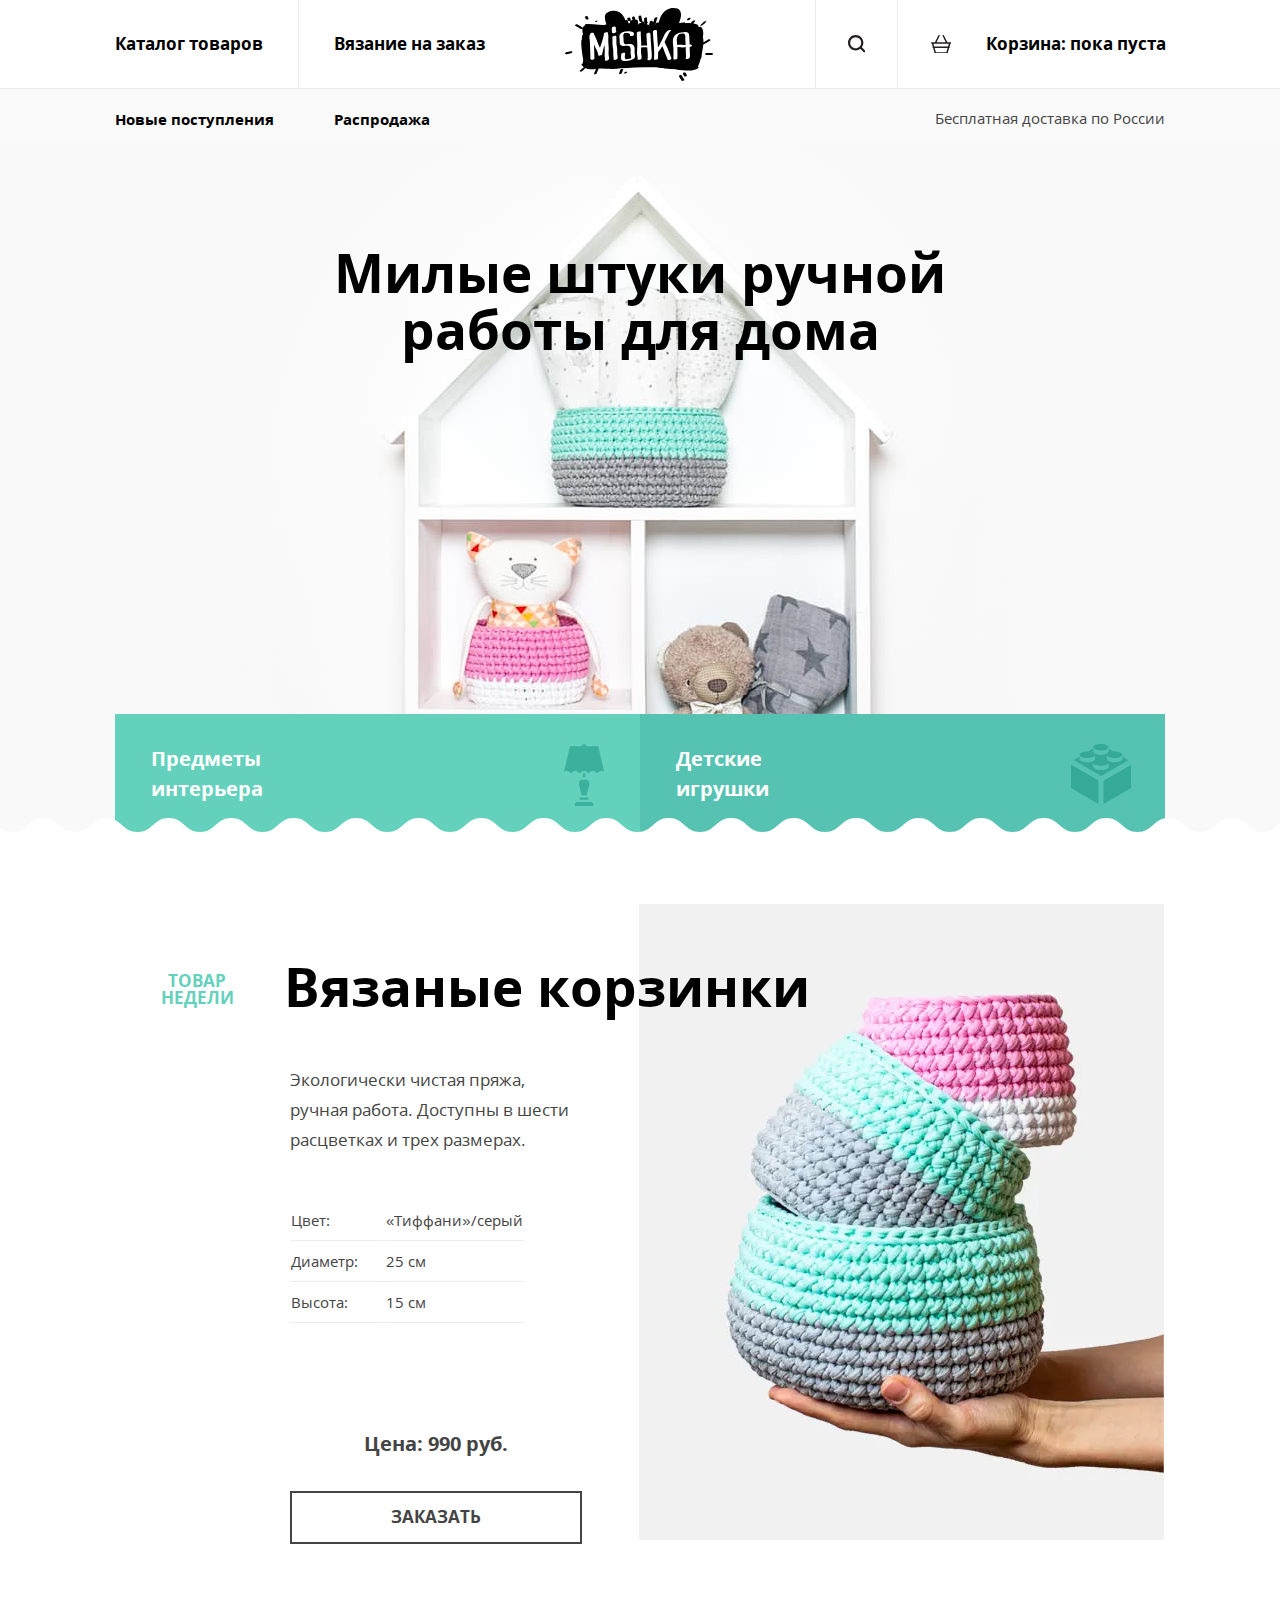
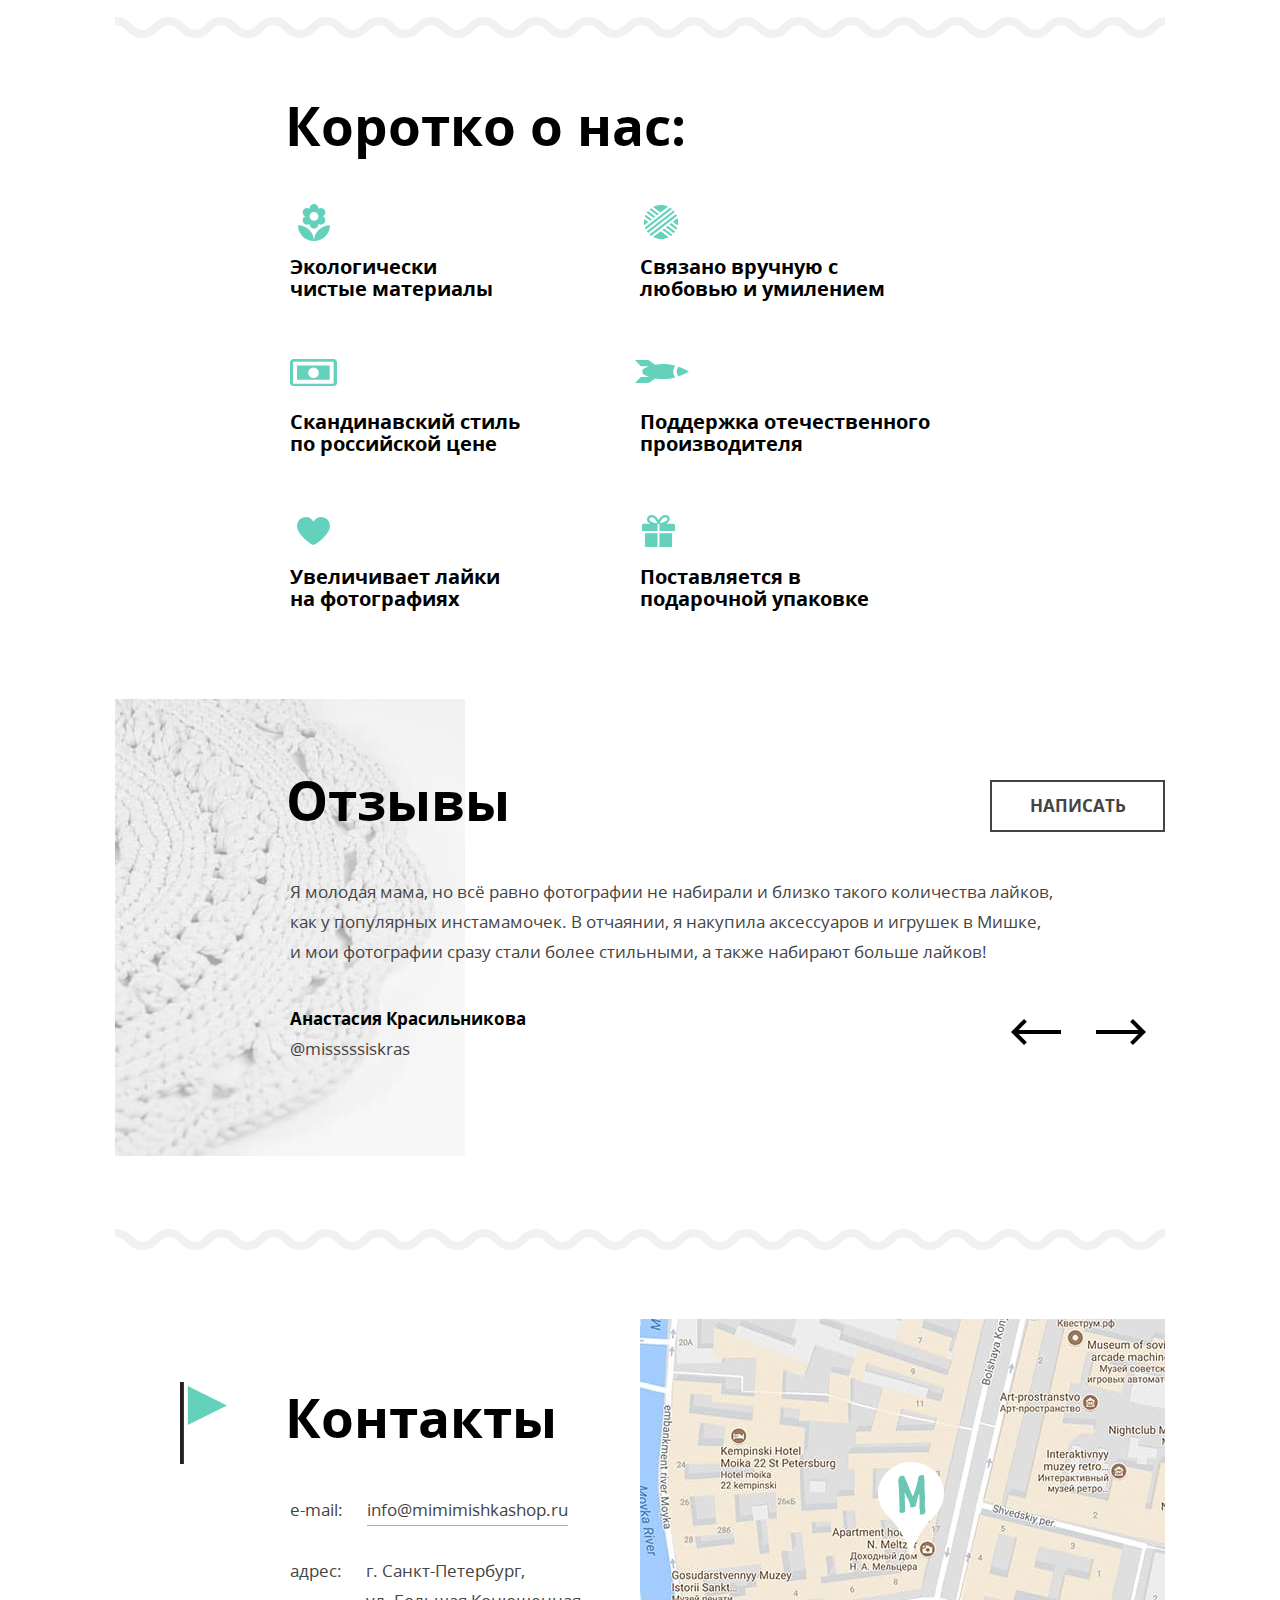
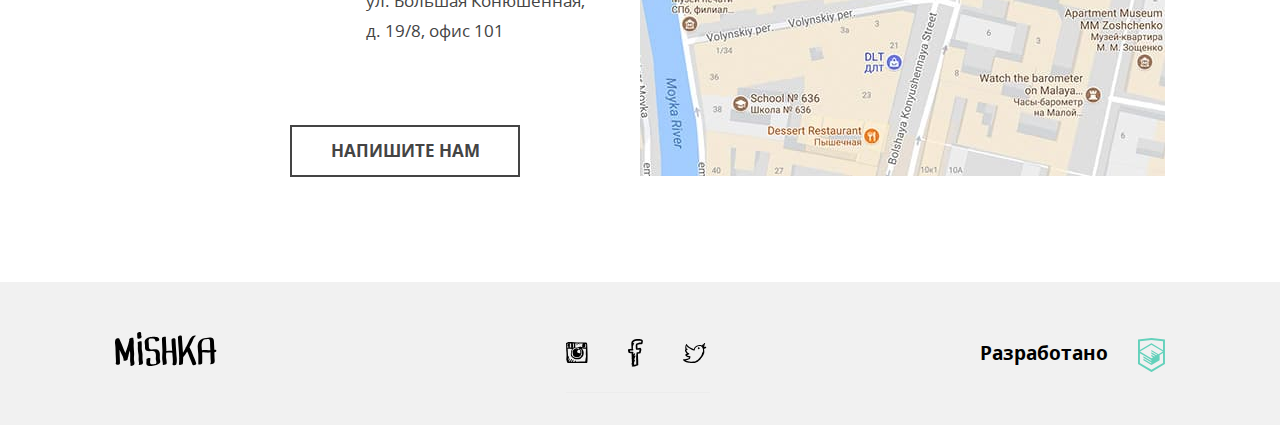
<file: index.html>
<!DOCTYPE html>
<html lang="ru">
<head>
  <meta charset="utf-8">
  <meta name="viewport" content="width=device-width,initial-scale=1">
  <title>HTML Academy: Мишка</title>
  <link rel="preload" href="fonts/opensans.woff2" as="font">
  <link rel="preload" href="fonts/opensansbold.woff2" as="font">
  <link rel="stylesheet" href="css/style.min.css">

  <script>
    // Picture element HTML5 shiv
    document.createElement( "picture" );
  </script>
  <script src="js/picturefill.min.js" async></script>

</head>

<body>
  <!-- ШАПКА  -->
  <header class="page-header">
    <!-- Навигация  -->
    <nav class="page-header__nav main-nav">
      <!-- Логотип  -->
      <div class="main-nav__logo-wrapper">
        <a class="main-nav__logo">
            <picture>
              <source srcset="img/logo-desktop.svg" media="(min-width: 1150px)">
              <source srcset="img/logo-tablet.svg" media="(min-width: 768px)">
              <img class="main-nav__logo-image" src="img/logo-mobile.svg" alt="Логотип магазина Мишка">
            </picture>
        </a>
      </div>
      <!-- Кнопка скрывающегося меню  -->
      <!-- .main-nav__toggle--close - меню открыто - принажатии скрывается  -->
      <!-- .main-nav__toggle--open - меню закрыто - принажатии открывается  -->
      <!-- .main-nav__toggle--hidden - кнопка спрятана  -->
      <button class="main-nav__toggle main-nav__toggle--close main-nav__toggle--hidden">
        <span class="visually-hidden">меню</span>
      </button>
      <!-- Навигация по сайту  -->
      <ul class="main-nav__site-nav site-nav">
        <li class="site-nav__item">
          <a class="site-nav__link" href="catalog.html">Каталог товаров</a>
        </li>
        <li class="site-nav__item">
          <a class="site-nav__link" href="form.html">Вязание на заказ</a>
        </li>
      </ul>
      <!-- Поиск  -->
      <div class="main-nav__search-wrapper">
        <a class="main-nav__search" href="">
          <svg class="main-nav__search-icon-svg" width="17.6" height="17.6" aria-label="Иконка поиска">
            <use href="img/sprite.svg#icon-search" />
          </svg>
          <span class="main-nav__search-text">Поиск по сайту</span>
        </a>
      </div>
      <!-- Корзина  -->
      <div class="main-nav__cart-wrapper">
        <a class="main-nav__cart" href="">
            <svg class="main-nav__cart-icon-svg" width="20.294px" height="18.849px" aria-label="Иконка корзины">
              <use href="img/sprite.svg#icon-cart" />
            </svg>
            <span class="main-nav__cart-text">Корзина: пока пуста</span>
        </a>
      </div>

      <!-- Акции и скидки -->
      <ul class="main-nav__promotions-menu">
        <li class="main-nav__promotions-item">
          <a class="main-nav__promotions-link" href="">Новые поступления</a>
        </li>
        <li class="main-nav__promotions-item">
          <a class="main-nav__promotions-link" href="">Распродажа</a>
        </li>
      </ul>
      <!-- Бонус -->
      <p class="main-nav__bonus-text">Бесплатная доставка по России</p>
    </nav>
  </header>

  <!-- ГЛАВНАЯ  -->
  <main class="page-main">
    <h1 class="visually-hidden">Магазин товаров ручной работы Мишка</h1>

    <!-- ГРУППЫ ТОВАРОВ  -->
    <section class="catalog-groups">
      <h2 class="visually-hidden">Группы товаров</h2>
      <!-- Промо текст -->
      <p class="catalog-groups__promo-text">
        Милые штуки ручной <span class="nowrap">работы для дома</span>
      </p>
      <!-- Список групп товаров -->
      <ul class="catalog-groups__list">
        <li class="catalog-groups__item">
          <a class="catalog-groups__item-link catalog-groups__item-link--light catalog-groups__item-link--interior" href="">
            <p class="catalog-groups__item-text">Предметы интерьера</p>
          </a>
        </li>
        <li class="catalog-groups__item">
          <a class="catalog-groups__item-link catalog-groups__item-link--dark catalog-groups__item-link--toys" href="">
            <p class="catalog-groups__item-text">Детские игрушки</p>
          </a>
        </li>
      </ul>
    </section>

    <!-- ТОВАР НЕДЕЛИ  -->
    <section class="week-product">
      <h2 class="visually-hidden">Товар недели</h2>

      <div class="week-product__inner container">
        <!-- Название товара недели -->
        <div class="week-product__title-wrapper">
          <h3 class="week-product__title">Вязаные корзинки</h3>
          <p class="week-product__subtitle">Товар недели</p>
        </div>

        <div class="week-product__params-wrapper">
          <!-- Текст описания товара недели -->
          <p class="week-product__description">
            Экологически чистая пряжа, ручная работа. Доступны в шести
            расцветках и трех размерах.
          </p>
          <!-- Таблица параметров товара недели -->
          <table class="week-product__params">
            <tr>
              <th>Цвет:</th>
              <td>«Тиффани»/серый</td>
            </tr>
            <tr>
              <th>Диаметр:</th>
              <td>25 см</td>
            </tr>
            <tr>
              <th>Высота:</th>
              <td>15 см</td>
            </tr>
          </table>
        </div>

        <!-- Картинка товара недели -->
        <div class="week-product__image-wrapper">
          <picture>
            <source type="image/webp" media="(min-width: 1150px)" srcset="img/triple-set-desktop@1x.webp 1x, img/triple-set-desktop@2x.webp 2x">
            <source type="image/webp" media="(min-width: 768px)" srcset="img/triple-set-tablet@1x.webp 1x, img/triple-set-tablet@2x.webp 2x">
            <source type="image/webp" srcset="img/triple-set-mobile@1x.webp 1x, img/triple-set-mobile@2x.webp 2x">

            <source srcset="img/triple-set-desktop@1x.jpg 1x, img/triple-set-desktop@2x.jpg 2x" media="(min-width: 1150px)">
            <source srcset="img/triple-set-tablet@1x.jpg 1x, img/triple-set-tablet@2x.jpg 2x" media="(min-width: 768px)">
            <img class="week-product__image" src="img/triple-set-mobile@1x.jpg" srcset="img/triple-set-mobile@2x.jpg 2x" alt="Товар недели: вязанные корзинки" width="260" height="315">
          </picture>
        </div>


        <!-- Цена / кнопка заказа товара недели -->
        <div class="week-product__price-wrapper">
          <p class="week-product__price">
            Цена: 990 руб.
          </p>
          <a class="week-product__order-button standart-button">Заказать</a>
        </div>
      </div>
    </section>

    <!-- ПРЕИМУЩЕСТВА  -->
    <section class="features">
      <h2 class="visually-hidden">Наши преимущества</h2>

      <div class="features__inner container">
        <p class="features__title">Коротко о нас:</p>
        <ul class="features__list">
          <li class="features__item features__item--flower" >
            Экологически <span class="nowrap">чистые материалы</span>
          </li>
          <li class="features__item features__item--money">
            Скандинавский стиль <span class="nowrap">по российской</span> цене
          </li>
          <li class="features__item features__item--heart">
            Увеличивает лайки <span class="nowrap">на фотографиях</span>
          </li>
          <li class="features__item features__item--ball">
            Связано вручную с <span class="nowrap">любовью и умилением</span>
          </li>
          <li class="features__item features__item--rocket">
            Поддержка отечественного производителя
          </li>
          <li class="features__item features__item--gift">
            Поставляется в <span class="nowrap">подарочной упаковке</span>
          </li>
        </ul>
      </div>
    </section>

    <!-- ОТЗЫВЫ  -->
    <section class="reviews">
      <div class="reviews__inner container">
        <h2 class="reviews__title">Отзывы</h2>

        <blockquote class="reviews__item">
          <p class="reviews__text">
            Я молодая мама, но всё равно фотографии не набирали и близко такого
            количества лайков, как у популярных инстамамочек. В отчаянии, я накупила
            аксессуаров и игрушек в Мишке, <span class="nowr"> и мои </span> фотографии сразу стали более
            стильными, а также набирают больше лайков!
          </p>
          <div class="reviews__item-bottom-wrapper">
            <cite class="reviews__author">
              <span class="reviews__author-name">Анастасия Красильникова</span>
              <span class="reviews__author-nickname">@misssssiskras</span>
            </cite>

            <div class="reviews__nav">
              <button class="reviews__button reviews__button--prev">
                <svg class="reviews__left-arrow-svg" width="50px" height="26.003px" aria-label="Стрелка влево">
                  <use href="img/sprite.svg#icon-left-arrow" />
                </svg>
              </button>
              <button class="reviews__button reviews__button--next">
                <svg class="reviews__right-arrow-svg" width="50px" height="26.003px" aria-label="Стрелка вправо">
                  <use href="img/sprite.svg#icon-right-arrow" />
                </svg>
              </button>
            </div>
          </div>
        </blockquote>
        <a class="reviews__write-button standart-button" href="">Написать</a>
      </div> <!-- / .container  -->
    </section>

    <!-- КОНТАКТЫ  -->
    <section class="contacts">
      <div class="contacts__inner container">
        <h2 class="contacts__title">Контакты</h2>
        <div class="contacts__middle-wrapper">
          <!-- Email  -->
          <div class="contacts__email-wrapper">
            <span class="contacts__email-label">e-mail:</span>
            <a class="contacts__email" href="mailto:info@mimimishkashop.ru">info@mimimishkashop.ru</a>
          </div>
          <!-- Адрес  -->
          <div class="contacts__address-wrapper">
            <span class="contacts__address-label">адрес:</span>
            <p class="contacts__address">
              г. Санкт-Петербург, <br>
              ул. Большая Конюшенная, <br>
              д. 19/8, офис 101
            </p>
          </div>
        </div>
      </div> <!-- / .container -->
      <!-- Карта -->
      <div class="contacts__map map">
        <iframe  class="contacts__map-iframe" src="https://www.google.com/maps/embed?pb=!1m23!1m12!1m3!1d3997.198215284125!2d30.318705929036398!3d59.93879412750483!2m3!1f0!2f0!3f0!3m2!1i1024!2i768!4f13.1!4m8!3e0!4m0!4m5!1s0x4696310fca5ba729%3A0xea9c53d4493c879f!2z0JHQvtC70YzRiNCw0Y8g0JrQvtC90Y7RiNC10L3QvdCw0Y8g0YPQuy4sIDE5LCDQodCw0L3QutGCLdCf0LXRgtC10YDQsdGD0YDQsywgMTkxMTg2!3m2!1d59.9387942!2d30.323083299999997!5e0!3m2!1sru!2sru!4v1585734097384!5m2!1sru!2sru" height="457" style="border:0;" allowfullscreen="" aria-hidden="false" tabindex="0"></iframe>
      </div>

      <div class="contacts__bottom-wrapper container">
        <a class="contacts__write-us-button standart-button" href="">Напишите нам</a>
      </div>
    </section>
  </main>

  <!-- ВЫБОР ОПЦИЙ ТОВАРА -->
  <div class="product-options product-options--hidden">
    <div class="product-options__inner">
      <div class="product-options__content">
        <p class="product-options__big-text">Добавить в корзину</p>
        <p class="product-options__small-text">Выберите размер:</p>
        <div class="product-options__list-wrapper">
          <ul class="product-options__list">
            <li>
              <button class="product-options__option product-options__option--current">
                s
              </button>
            </li>
            <li>
              <button class="product-options__option">
                m
              </button>
            </li>
            <li>
              <button class="product-options__option">
                l
              </button>
            </li>
          </ul>
        </div>

        <a class="product-options__order-button green-button" href="">Добавить</a>
      </div>
    </div>
  </div>

  <!-- ПОДВАЛ  -->
  <footer class="page-footer">
    <div class="page-footer__inner container">
      <!-- Логотип  -->
      <a class="page-footer__logo">
        <svg class="page-footer__logo-icon-svg" width="101.615px" height="34.056px" aria-label="Логотип магазина Мишка">
          <use href="img/sprite.svg#icon-logo-footer" />
        </svg>
      </a>
      <!-- Социальные иконки  -->
      <div class="page-footer__socials-wrapper">
        <ul class="page-footer__socials socials">
          <li class="socials__item socials__item--instagram">
            <a class="socials__item-link" href="https://www.instagram.com/">
              <svg class="socials__insta-icon-svg" width="21.769px" height="21.334px" aria-label="Иконка Инстаграма">
                <use href="img/sprite.svg#icon-insta" />
              </svg>
            </a>
          </li>
          <li class="socials__item socials__item--facebook">
            <a class="socials__item-link" href="https://www.facebook.com/">
              <svg class="socials__fb-icon-svg" width="14.962px" height="27.718px" aria-label="Иконка Фейсбука">
                <use href="img/sprite.svg#icon-fb" />
              </svg>
            </a>
          </li>
          <li class="socials__item socials__item--twitter">
            <a class="socials__item-link" href="https://www.twitter.com/">
              <svg class="socials__twitter-icon-svg" width="23.494px" height="20.168px" aria-label="Иконка Твитера">
                <use href="img/sprite.svg#icon-twitter" />
              </svg>
            </a>
          </li>
        </ul>
      </div>

        <!-- Разработчик  -->
      <div class="page-footer__developer-wrapper">
        <div class="page-footer__developer">
          <a class="page-footer__developer-link" href="https://htmlacademy.ru/intensive/adaptive">
            <span class="page-footer__developer-text">Разработано</span>
            <svg class="page-footer__developer-icon-svg" width="26.943px" height="34.09px" aria-label="Иконка Html академии">
              <use href="img/sprite.svg#icon-logo-htmlacademy" />
            </svg>
          </a>
        </div>
      </div>
    </div>
  </footer>


  <!-- JS -->
  <script src="js/svgxuse.min.js"></script>
  <script src="js/script.min.js"></script>

</body>
</html>
</file>
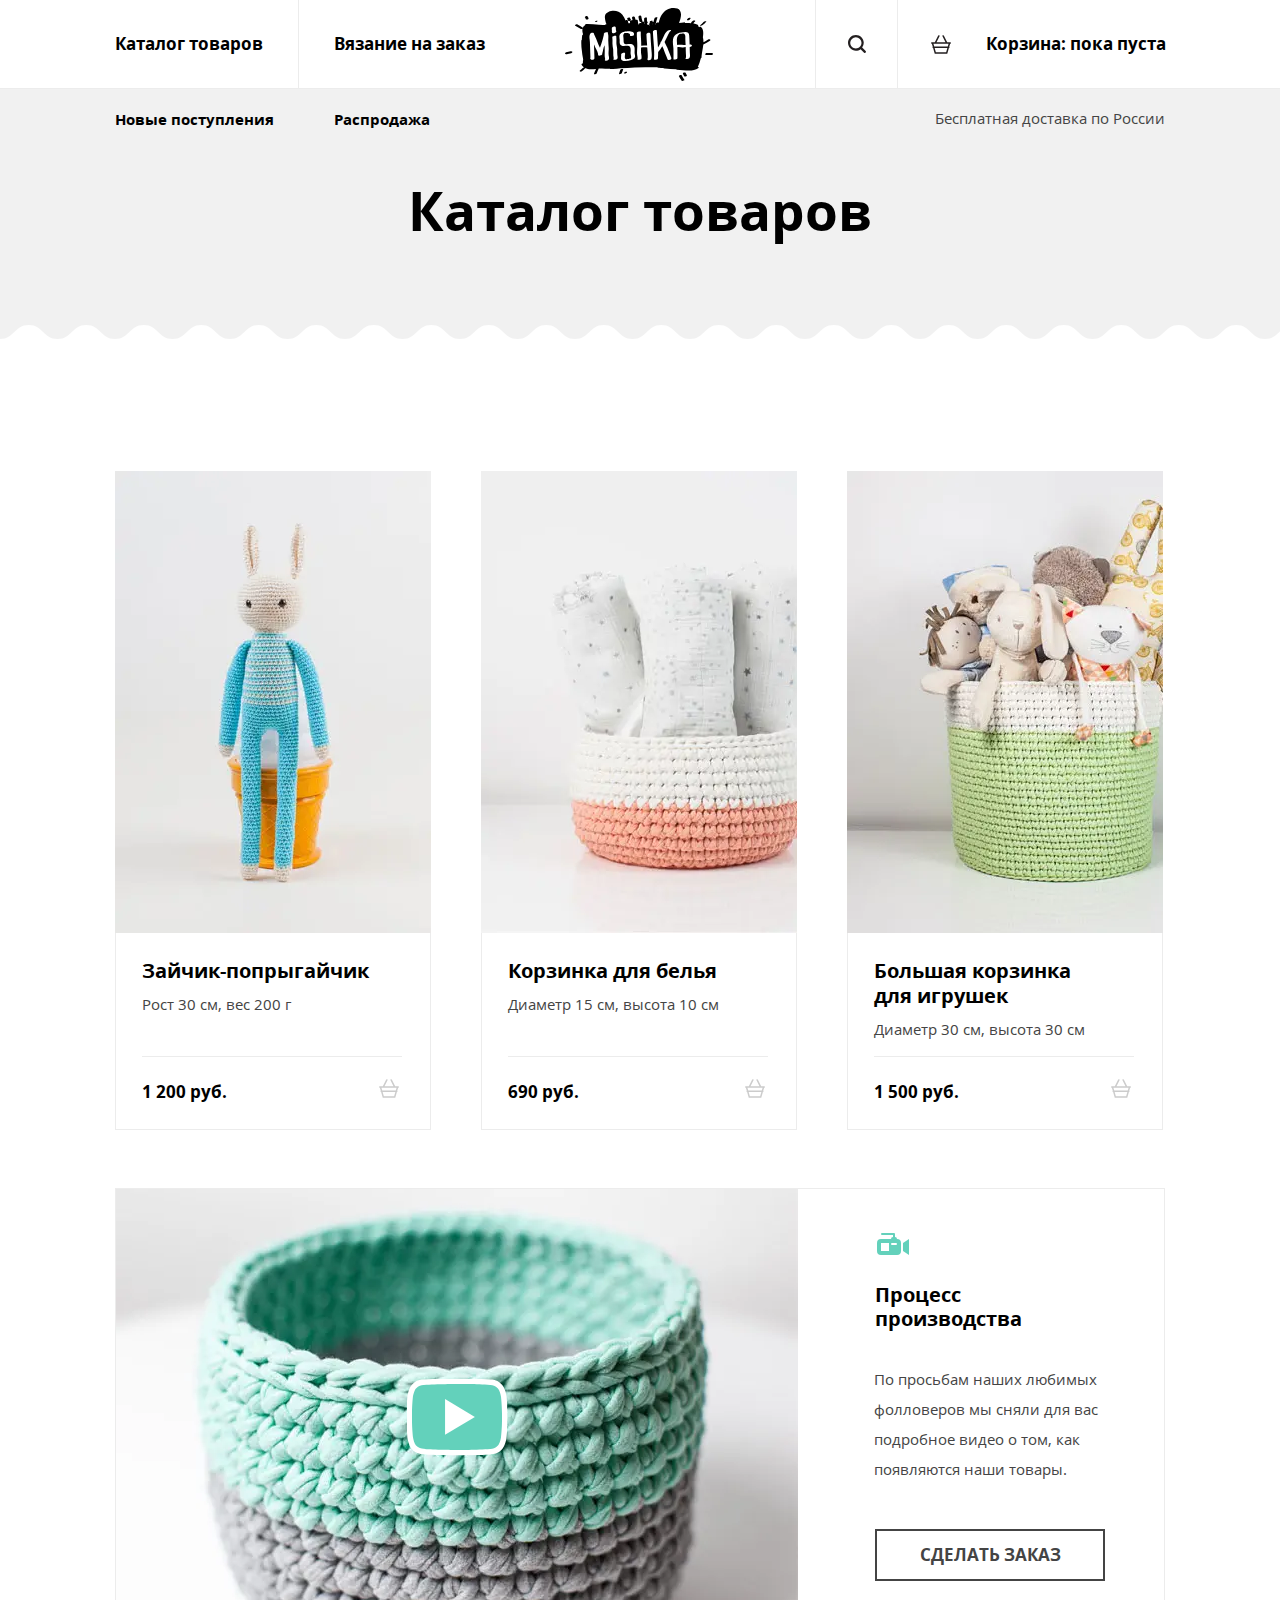
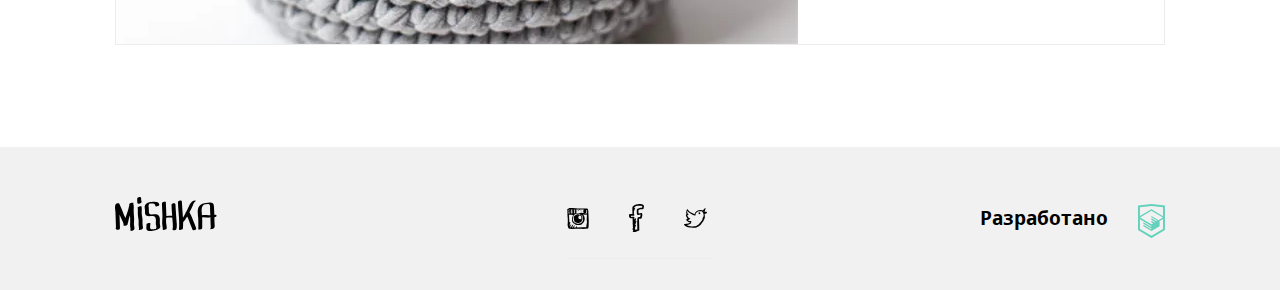
<file: catalog.html>
<!DOCTYPE html>
<html lang="ru">
<head>
  <meta charset="utf-8">
  <meta name="viewport" content="width=device-width,initial-scale=1">
  <title>Мишка: Каталог</title>
  <link rel="preload" href="fonts/opensans.woff2" as="font">
  <link rel="preload" href="fonts/opensansbold.woff2" as="font">
  <link rel="stylesheet" href="css/style.min.css">

  <script>
    // Picture element HTML5 shiv
    document.createElement( "picture" );
  </script>
  <script src="js/picturefill.min.js" async></script>
</head>

<body>
  <!-- ШАПКА  -->
  <header class="page-header page-header--catalog">
    <!-- Навигация  -->
    <nav class="page-header__nav main-nav">
      <!-- Логотип  -->
      <div class="main-nav__logo-wrapper">
        <a href="index.html" class="main-nav__logo">
            <picture>
              <source srcset="img/logo-desktop.svg" media="(min-width: 1150px)">
              <source srcset="img/logo-tablet.svg" media="(min-width: 768px)">
              <img class="main-nav__logo-image" src="img/logo-mobile.svg" alt="Логотип магазина Мишка" width="86" height="35">
            </picture>
        </a>
      </div>
      <!-- Кнопка скрывающегося меню  -->
      <!-- .main-nav__toggle--close - меню открыто - при нажатии скрывается  -->
      <!-- .main-nav__toggle--open - меню закрыто - при нажатии открывается  -->
      <!-- .main-nav__toggle--hidden - кнопка спрятана  -->
      <button class="main-nav__toggle main-nav__toggle--close main-nav__toggle--hidden">
        <span class="visually-hidden">меню</span>
      </button>
      <!-- Навигация по сайту  -->
      <ul class="main-nav__site-nav site-nav">
        <li class="site-nav__item">
          <a class="site-nav__link">Каталог товаров</a>
        </li>
        <li class="site-nav__item">
          <a class="site-nav__link" href="form.html">Вязание на заказ</a>
        </li>
      </ul>
      <!-- Поиск  -->
      <div class="main-nav__search-wrapper">
        <a class="main-nav__search" href="">
          <svg class="main-nav__search-icon-svg" width="18" height="18" aria-label="Иконка поиска">
            <use href="img/sprite.svg#icon-search" />
          </svg>
          <span class="main-nav__search-text">Поиск по сайту</span>
        </a>
      </div>
      <!-- Корзина  -->
      <div class="main-nav__cart-wrapper">
        <a class="main-nav__cart" href="">
            <svg class="main-nav__cart-icon-svg" width="20" height="19" aria-label="Иконка корзины">
              <use href="img/sprite.svg#icon-cart" />
            </svg>
            <span class="main-nav__cart-text">Корзина: пока пуста</span>
        </a>
      </div>

      <!-- Акции и скидки -->
      <ul class="main-nav__promotions-menu">
        <li class="main-nav__promotions-item">
          <a class="main-nav__promotions-link" href="">Новые поступления</a>
        </li>
        <li class="main-nav__promotions-item">
          <a class="main-nav__promotions-link" href="">Распродажа</a>
        </li>
      </ul>
      <!-- Бонус -->
      <p class="main-nav__bonus-text">Бесплатная доставка по России</p>
    </nav>
  </header>

  <!-- ГЛАВНАЯ  -->
  <main class="catalog-main">
    <h1 class="catalog-main__page-title">Каталог товаров</h1>

    <section class="catalog-main__catalog products">
      <div class="products__inner container">
        <h2 class="visually-hidden">Наши товары</h2>

        <!-- СПИСОК ПРОДУКТОВ -->
        <ul class="products__list">
          <li class="products__item product">
            <!-- Картинка -->
            <a class="product__image-link" href="">
              <picture>
                <source type="image/webp" media="(min-width: 1150px)" srcset="img/photo-hare-desktop@1x.webp 1x, img/photo-hare-desktop@2x.webp 2x">
                <source type="image/webp" media="(min-width: 768px)" srcset="img/photo-hare-tablet@1x.webp 1x, img/photo-hare-tablet@2x.webp 2x">
                <source type="image/webp" srcset="img/photo-hare-mobile@1x.webp 1x, img/photo-hare-mobile@2x.webp 2x">

                <source srcset="img/photo-hare-desktop@1x.jpg 1x, img/photo-hare-desktop@2x.jpg 2x" media="(min-width: 1150px)">
                <source srcset="img/photo-hare-tablet@1x.jpg 1x, img/photo-hare-tablet@2x.jpg 2x" media="(min-width: 768px)">
                <img class="product__image" src="img/photo-hare-mobile@1x.jpg" srcset="img/photo-hare-mobile@2x.jpg 2x" alt="Игрушка: Зайчик-попрыгайчик" width="260" height="195">
              </picture>
            </a>
            <!-- Название товара  -->
            <div class="product__description-wrapper">
              <h3 class="product__title">
                <a class="product__title-link" href="">Зайчик-попрыгайчик</a>
              </h3>
              <!-- Описание товара -->
              <p class="product__description">Рост 30 см, вес 200 г</p>

              <div class="product__cart-wrapper">
                <span class="product__price">1 200 руб.</span>
                <a class="product__cart-button">
                  <svg class="product__cart-icon-svg" width="20" height="19" aria-label="Иконка корзины">
                    <use href="img/sprite.svg#icon-cart" />
                  </svg>
                </a>
              </div>
            </div>
          </li>

          <li class="products__item product">
            <!-- Картинка -->
            <a  class="product__image-link" href="">
              <picture>
                <source type="image/webp" media="(min-width: 1150px)" srcset="img/photo-bowl-desktop@1x.webp 1x, img/photo-bowl-desktop@2x.webp 2x">
                <source type="image/webp" media="(min-width: 768px)" srcset="img/photo-bowl-tablet@1x.webp 1x, img/photo-bowl-tablet@2x.webp 2x">
                <source type="image/webp" srcset="img/photo-bowl-mobile@1x.webp 1x, img/photo-bowl-mobile@2x.webp 2x">

                <source srcset="img/photo-bowl-desktop@1x.jpg 1x, img/photo-bowl-desktop@2x.jpg 2x" media="(min-width: 1150px)">
                <source srcset="img/photo-bowl-tablet@1x.jpg 1x, img/photo-bowl-tablet@2x.jpg 2x" media="(min-width: 768px)">
                <img class="product__image" src="img/photo-bowl-mobile@1x.jpg" srcset="img/photo-bowl-mobile@2x.jpg 2x" alt="Корзинка для белья" width="260" height="195">
              </picture>
            </a>

            <div class="product__description-wrapper">
              <!-- Название товара -->
              <h3 class="product__title">
                <a class="product__title-link" href="">Корзинка для белья</a>
              </h3>
              <!-- Описание товара -->
              <p class="product__description">Диаметр 15 см, высота 10 см</p>

              <div class="product__cart-wrapper">
                <span class="product__price">690 руб.</span>
                <a class="product__cart-button">
                  <svg class="product__cart-icon-svg" width="20" height="19" aria-label="Иконка корзины">
                    <use href="img/sprite.svg#icon-cart" />
                  </svg>
                </a>
              </div>
            </div>
          </li>

          <li class="products__item product">
            <!-- Картинка -->
            <a class="product__image-link" href="">
              <picture>
                <source type="image/webp" media="(min-width: 1150px)" srcset="img/photo-toys-desktop@1x.webp 1x, img/photo-toys-desktop@2x.webp 2x">
                <source type="image/webp" media="(min-width: 768px)" srcset="img/photo-toys-tablet@1x.webp 1x, img/photo-toys-tablet@2x.webp 2x">
                <source type="image/webp" srcset="img/photo-toys-mobile@1x.webp 1x, img/photo-toys-mobile@2x.webp 2x">

                <source srcset="img/photo-toys-desktop@1x.jpg 1x, img/photo-toys-desktop@2x.jpg 2x" media="(min-width: 1150px)">
                <source srcset="img/photo-toys-tablet@1x.jpg 1x, img/photo-toys-tablet@2x.jpg 2x" media="(min-width: 768px)">
                <img class="product__image" src="img/photo-toys-mobile@1x.jpg" srcset="img/photo-toys-mobile@2x.jpg 2x" alt="Большая корзинка для игрушек" width="260" height="195">
              </picture>
            </a>

            <div class="product__description-wrapper">
              <!-- Название товара -->
              <h3 class="product__title">
                <a class="product__title-link" href="">Большая корзинка для игрушек</a>
              </h3>
              <!-- Описание товара -->
              <p class="product__description">Диаметр 30 см, высота 30 см</p>

              <div class="product__cart-wrapper">
                <span class="product__price">1 500 руб.</span>
                <a class="product__cart-button">
                  <svg class="product__cart-icon-svg" width="20" height="19" aria-label="Иконка корзины">
                    <use href="img/sprite.svg#icon-cart" />
                  </svg>
                </a>
              </div>
            </div>
          </li>
        </ul>
      </div>
    </section>

    <!-- ВИДЕО КОНТЕНТ -->
    <article class="catalog-main__video video-content">
      <div class="video-content__inner container">

        <h2 class="video-content__title">Процесс производства</h2>

        <div class="video-content__image-wrapper">
          <picture>
            <source type="image/webp" media="(min-width: 1150px)" srcset="img/video-desktop@1x.webp 1x, img/video-desktop@2x.webp 2x">
            <source type="image/webp" media="(min-width: 768px)" srcset="img/video-tablet@1x.webp 1x, img/video-tablet@2x.webp 2x">
            <source type="image/webp" srcset="img/video-mobile@1x.webp 1x, img/video-mobile@2x.webp 2x">

            <source srcset="img/video-desktop@1x.jpg 1x, img/video-desktop@2x.jpg 2x" media="(min-width: 1150px)">
            <source srcset="img/video-tablet@1x.jpg 1x, img/video-tablet@2x.jpg 2x" media="(min-width: 768px)">
            <img class="video-content__image" src="img/video-mobile@1x.jpg" srcset="img/video-mobile@2x.jpg 2x" alt="Корзинка">
          </picture>

          <a class="video-content__play-button" href="">
            <span class="visually-hidden">Воспроизвести видео</span>
          </a>
        </div>

        <p class="video-content__description">
          По просьбам наших любимых фолловеров мы сняли для вас подробное видео
          о том, как появляются наши товары.
        </p>
        <a class="video-content__order-link standart-button" href="">Сделать заказ</a>

      </div>
    </article>
  </main>

  <!-- ВЫБОР ОПЦИЙ ТОВАРА -->
  <div class="product-options product-options--hidden">
    <div class="product-options__inner">
      <div class="product-options__content">
        <p class="product-options__big-text">Добавить в корзину</p>
        <p class="product-options__small-text">Выберите размер:</p>
        <div class="product-options__list-wrapper">
          <ul class="product-options__list">
            <li>
              <button class="product-options__option product-options__option--current">
                s
              </button>
            </li>
            <li>
              <button class="product-options__option">
                m
              </button>
            </li>
            <li>
              <button class="product-options__option">
                l
              </button>
            </li>
          </ul>
        </div>

        <a class="product-options__order-button green-button" href="">Добавить</a>
      </div>
    </div>
  </div>

  <!-- ПОДВАЛ  -->
  <footer class="page-footer">
    <div class="page-footer__inner container">
      <!-- Логотип  -->
      <a href="index.html" class="page-footer__logo">
        <svg class="page-footer__logo-icon-svg" width="102" height="34" aria-label="Логотип магазина Мишка">
          <use href="img/sprite.svg#icon-logo-footer" />
        </svg>
      </a>
      <!-- Социальные иконки  -->
      <div class="page-footer__socials-wrapper">
        <ul class="page-footer__socials socials">
          <li class="socials__item socials__item--instagram">
            <a class="socials__item-link" href="https://www.instagram.com/">
              <svg class="socials__insta-icon-svg" width="22" height="21" aria-label="Иконка Инстаграма">
                <use href="img/sprite.svg#icon-insta" />
              </svg>
            </a>
          </li>
          <li class="socials__item socials__item--facebook">
            <a class="socials__item-link" href="https://www.facebook.com/">
              <svg class="socials__fb-icon-svg" width="15" height="28" aria-label="Иконка Фейсбука">
                <use href="img/sprite.svg#icon-fb" />
              </svg>
            </a>
          </li>
          <li class="socials__item socials__item--twitter">
            <a class="socials__item-link" href="https://www.twitter.com/">
              <svg class="socials__twitter-icon-svg" width="23" height="20" aria-label="Иконка Твитера">
                <use href="img/sprite.svg#icon-twitter" />
              </svg>
            </a>
          </li>
        </ul>
      </div>

        <!-- Разработчик  -->
      <div class="page-footer__developer-wrapper">
        <div class="page-footer__developer">
          <a class="page-footer__developer-link" href="https://htmlacademy.ru/intensive/adaptive">
            <span class="page-footer__developer-text">Разработано</span>
            <svg class="page-footer__developer-icon-svg" width="27" height="34" aria-label="Иконка Html академии">
              <use href="img/sprite.svg#icon-logo-htmlacademy" />
            </svg>
          </a>
        </div>
      </div>
    </div>
  </footer>


  <!-- JS -->
  <script src="js/svgxuse.min.js"></script>
  <script src="js/script.js"></script>
</body>
</html>
</file>
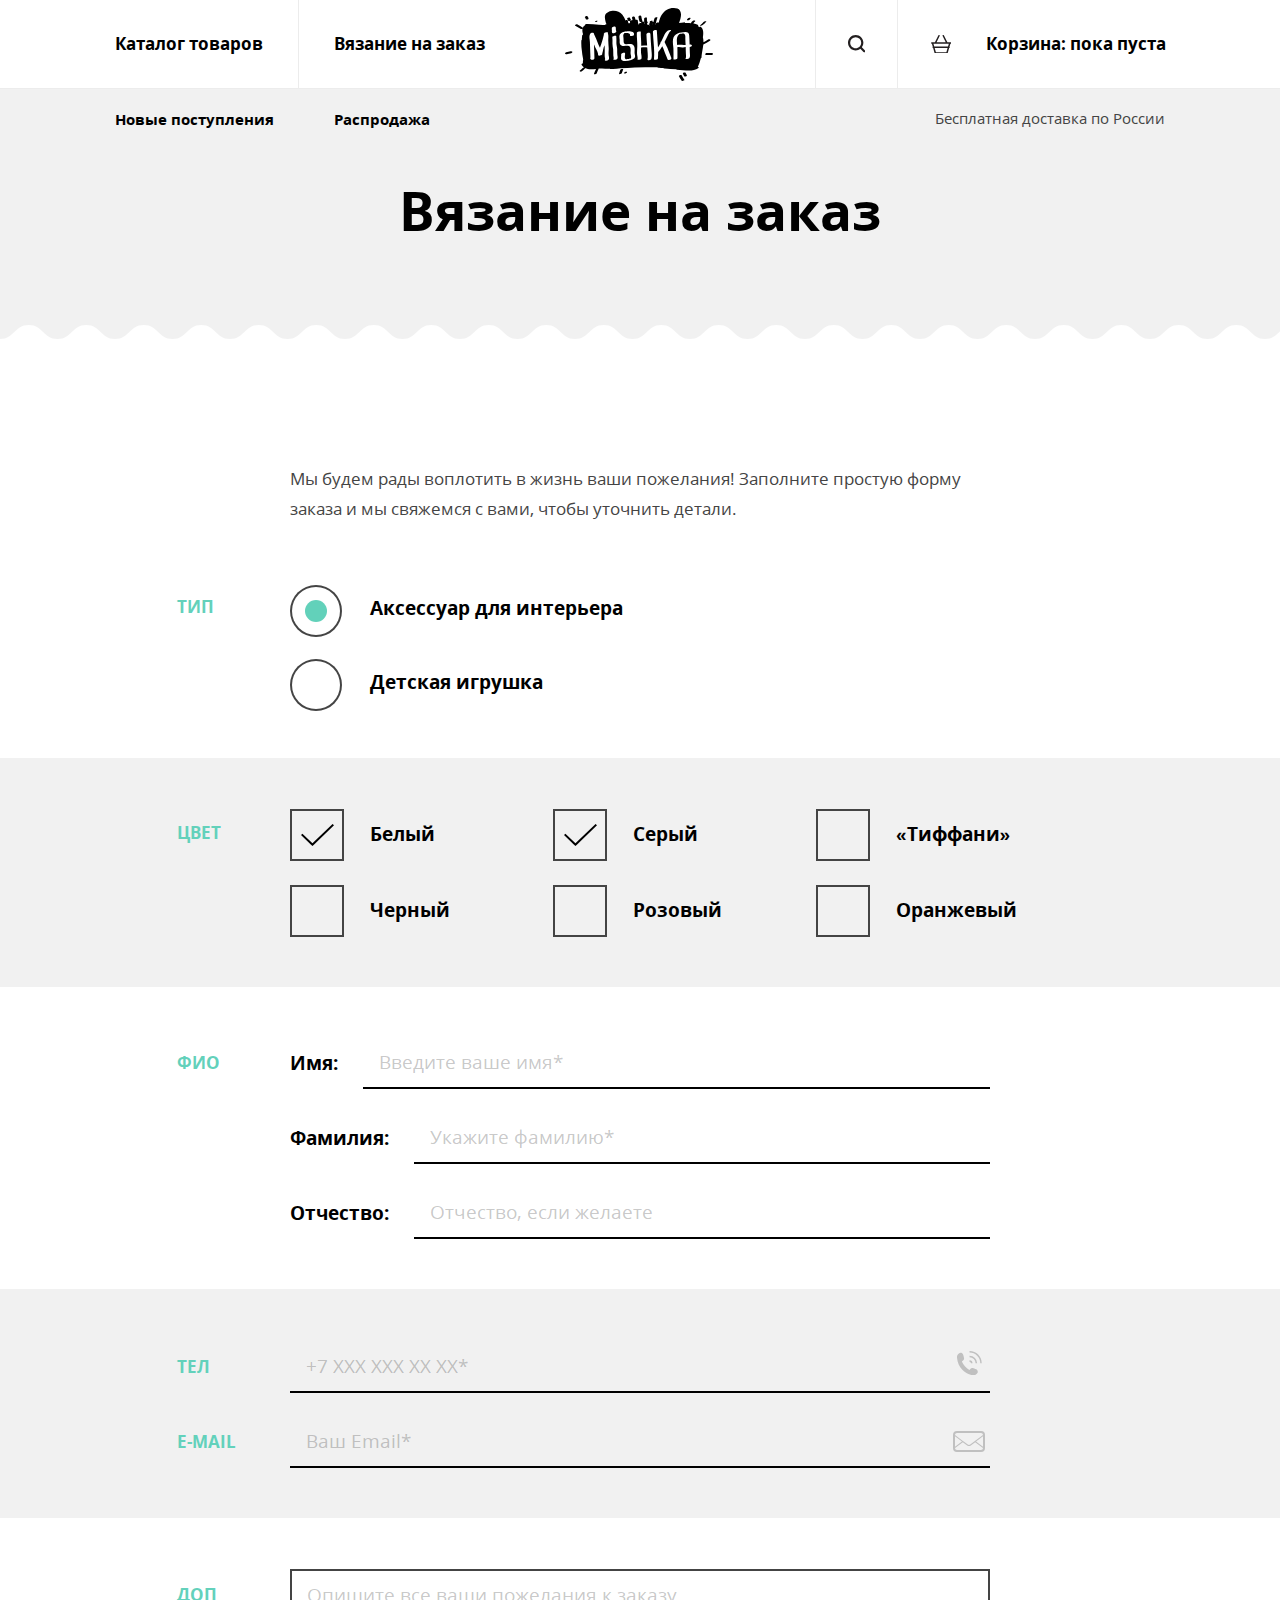
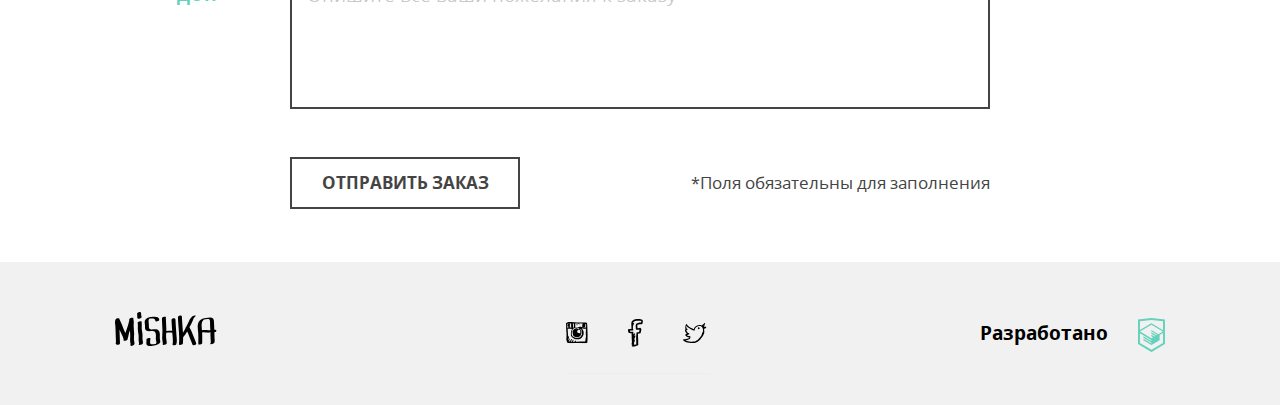
<file: form.html>
<!DOCTYPE html>
<html lang="ru">
<head>
  <meta charset="utf-8">
  <meta name="viewport" content="width=device-width,initial-scale=1">
  <title>Мишка: Форма заказа</title>
  <link rel="preload" href="fonts/opensans.woff2" as="font">
  <link rel="preload" href="fonts/opensansbold.woff2" as="font">
  <link rel="stylesheet" href="css/style.min.css">

  <script>
    // Picture element HTML5 shiv
    document.createElement( "picture" );
  </script>
  <script src="js/picturefill.min.js" async></script>
</head>
<body>
  <!-- ШАПКА  -->
  <header class="page-header page-header--form">
    <!-- Навигация  -->
    <nav class="page-header__nav main-nav">
      <!-- Логотип  -->
      <div class="main-nav__logo-wrapper">
        <a href="index.html" class="main-nav__logo">
            <picture>
              <source srcset="img/logo-desktop.svg" media="(min-width: 1150px)">
              <source srcset="img/logo-tablet.svg" media="(min-width: 768px)">
              <img class="main-nav__logo-image" src="img/logo-mobile.svg" alt="Логотип магазина Мишка">
            </picture>
        </a>
      </div>
      <!-- Кнопка скрывающегося меню  -->
      <!-- .main-nav__toggle--close - меню открыто - принажатии скрывается  -->
      <!-- .main-nav__toggle--open - меню закрыто - принажатии открывается  -->
      <!-- .main-nav__toggle--hidden - кнопка спрятана  -->
      <button class="main-nav__toggle main-nav__toggle--close main-nav__toggle--hidden">
        <span class="visually-hidden">меню</span>
      </button>
      <!-- Навигация по сайту  -->
      <ul class="main-nav__site-nav site-nav">
        <li class="site-nav__item">
          <a class="site-nav__link" href="catalog.html">Каталог товаров</a>
        </li>
        <li class="site-nav__item">
          <a class="site-nav__link" href="form.html">Вязание на заказ</a>
        </li>
      </ul>
      <!-- Поиск  -->
      <div class="main-nav__search-wrapper">
        <a class="main-nav__search" href="">
          <svg class="main-nav__search-icon-svg" width="17.6" height="17.6" aria-label="Иконка поиска">
            <use href="img/sprite.svg#icon-search" />
          </svg>
          <span class="main-nav__search-text">Поиск по сайту</span>
        </a>
      </div>
      <!-- Корзина  -->
      <div class="main-nav__cart-wrapper">
        <a class="main-nav__cart" href="">
            <svg class="main-nav__cart-icon-svg" width="20.294px" height="18.849px" aria-label="Иконка корзины">
              <use href="img/sprite.svg#icon-cart" />
            </svg>
            <span class="main-nav__cart-text">Корзина: пока пуста</span>
        </a>
      </div>

      <!-- Акции и скидки -->
      <ul class="main-nav__promotions-menu">
        <li class="main-nav__promotions-item">
          <a class="main-nav__promotions-link" href="">Новые поступления</a>
        </li>
        <li class="main-nav__promotions-item">
          <a class="main-nav__promotions-link" href="">Распродажа</a>
        </li>
      </ul>
      <!-- Бонус -->
      <p class="main-nav__bonus-text">Бесплатная доставка по России</p>
    </nav>
  </header>
  <!-- ГЛАВНАЯ  -->
  <main class="form-main">
    <!-- Заголовок  -->
    <h1 class="form-main__page-title">Вязание на заказ</h1>
      <!-- Вступительный текст  -->
      <div class="form-main__welсome-message-wrapper">
        <p class="form-main__welсome-message container">
          Мы будем рады воплотить в жизнь ваши пожелания! Заполните простую форму
          заказа и мы свяжемся с вами, чтобы уточнить детали.
        </p>
      </div>

      <!-- Форма  -->
      <form class="form-main__order-form order-form" action="https://echo.htmlacademy.ru" method="post">
        <!-- Поле радио  -->
        <div class="order-form__fieldset order-form__fieldset--radio">
          <div class="container">
            <div class="order-form__legend">
              <span>Тип</span>
            </div>
            <!-- Список радио  -->
            <ul class="order-form__radio-list">
              <li class="order-form__radio-item order-form__radio-item--accessory">
                <input class="order-form__radio-input visually-hidden" type="radio" name="item-type" id="accessory" value="Аксессуар для интерьера" checked>
                <label class="order-form__label order-form__label--radio" for="accessory">Аксессуар для интерьера</label>
              </li>
              <li class="order-form__radio-item">
                <input class="order-form__radio-input visually-hidden" type="radio" name="item-type" id="toy" value="Детская игрушка">
                <label class="order-form__label order-form__label--radio" for="toy">Детская игрушка</label>
              </li>
            </ul>
          </div> <!-- / .container -->
        </div>

        <!-- Поле чекбоксов  -->
        <div class="order-form__fieldset order-form__fieldset--checkbox">
          <div class="container">
            <div class="order-form__legend order-form__legend--checkbox">
              <span>Цвет</span>
            </div>
            <!-- Список чекбоксов  -->
            <div class="order-form__checkbox-list-wrapper">
              <ul class="order-form__checkbox-list">
                <li class="order-form__checkbox-item">
                  <input class="order-form__checkbox-input visually-hidden" type="checkbox" name="color" id="color_white" value="Белый" checked>
                  <label class="order-form__label order-form__label--checkbox" for="color_white">Белый</label>
                </li>
                <li class="order-form__checkbox-item">
                  <input class="order-form__checkbox-input visually-hidden" type="checkbox" name="color" id="color_gray" value="Cерый" checked>
                  <label class="order-form__label order-form__label--checkbox" for="color_gray">Cерый</label>
                </li>
                <li class="order-form__checkbox-item">
                  <input class="order-form__checkbox-input visually-hidden" type="checkbox" name="color" id="color_tiffany" value="«Тиффани»">
                  <label class="order-form__label order-form__label--checkbox" for="color_tiffany">«Тиффани»</label>
                </li>
                <li class="order-form__checkbox-item">
                  <input class="order-form__checkbox-input visually-hidden" type="checkbox" name="color" id="color_black" value="Черный">
                  <label class="order-form__label order-form__label--checkbox" for="color_black">Черный</label>
                </li>
                <li class="order-form__checkbox-item">
                  <input class="order-form__checkbox-input visually-hidden" type="checkbox" name="color" id="color_pink" value="Розовый">
                  <label class="order-form__label order-form__label--checkbox" for="color_pink">Розовый</label>
                </li>
                <li class="order-form__checkbox-item">
                  <input class="order-form__checkbox-input visually-hidden" type="checkbox" name="color" id="color_orange" value="Оранжевый">
                  <label class="order-form__label order-form__label--checkbox" for="color_orange">Оранжевый</label>
                </li>
              </ul>
            </div>
          </div> <!-- / .container -->
        </div>

        <!-- ФИО  -->
        <div class="order-form__fieldset order-form__fieldset--name">
          <div class="container">
            <div class="order-form__legend order-form__legend--name">
              <span>ФИО</span>
            </div>

            <ul class="order-form__input-list">
              <li class="order-form__input-text-item">
                <label class="order-form__label order-form__label--name" for="user-name">Имя:</label>
                <input class="order-form__input-text order-form__input-text--name order-form__input-text--first-name" type="text" name="user_name" id="user-name" placeholder="Введите ваше имя*" required>
              </li>
              <li class="order-form__input-text-item">
                <label class="order-form__label order-form__label--name" for="user-surname">Фамилия:</label>
                <input class="order-form__input-text order-form__input-text--name order-form__input-text--last-name" type="text" name="user_surname" id="user-surname" placeholder="Укажите фамилию*" required>
              </li>
              <li class="order-form__input-text-item">
                <label class="order-form__label order-form__label--name" for="user-middle-name">Отчество:</label>
                <input class="order-form__input-text order-form__input-text--name order-form__input-text--middle-name" type="text" name="user_middle_name" id="user-middle-name" placeholder="Отчество, если желаете">
              </li>
            </ul>
          </div> <!-- / .container -->
        </div>

        <!-- Телефон  -->
        <div class="order-form__fieldset order-form__fieldset--tel">
          <div class="container">
            <div class="order-form__legend order-form__legend--tel">
              <span>Тел</span>
            </div>

            <label class="visually-hidden" for="tel">Введите номер телефона</label>
            <div class="order-form__input-phone-wrapper">
              <input class="order-form__input-text order-form__input-text--tel" type="tel" name="tel" id="tel" placeholder="+7 ХХХ ХХХ ХХ ХХ*" required>
              <svg class="order-form__input-svg order-form__input-svg--tel" width="24.829px" height="24.333px" aria-label="Телефон">
                <use href="img/sprite.svg#icon-phone" />
              </svg>
            </div>

          </div> <!-- / .container  -->
        </div>

        <!-- Email  -->
        <div class="order-form__fieldset order-form__fieldset--email">
          <div class="container">
            <div class="order-form__legend order-form__legend--email">
              <span>E-mail</span>
            </div>

            <label class="visually-hidden" for="email">Введите адрес электронной почты</label>
            <div class="order-form__input-email-wrapper">
              <input class="order-form__input-text order-form__input-text--email" type="email" name="email" id="email" placeholder="Ваш Email*" required>
              <svg class="order-form__input-svg order-form__input-svg--email" width="32px" height="32px" aria-label="Email">
                <use href="img/sprite.svg#icon-mail" />
              </svg>
            </div>

          </div> <!-- / .container -->
        </div>

        <!-- Дополнительная информация  -->
        <div class="order-form__fieldset order-form__fieldset--additional">
          <div class="container">
            <div class="order-form__legend order-form__legend--additional">
              <span>Доп</span>
            </div>

            <label class="visually-hidden" for="additional">Введите дополнительную информацию</label>
            <textarea class="order-form__textarea" name="additional" id="additional" placeholder="Опишите все ваши пожелания к заказу" required></textarea>
          </div> <!-- / .container -->
        </div>

        <div class="order-form__bottom-wrapper container">
          <p class="order-form__info-text"><sup>*</sup>Поля обязательны для заполнения</p>
          <button class="order-form__submit standart-button" type="submit" name="send_order">Отправить заказ</button>
        </div>

      </form>

  </main>

  <!-- ПОДВАЛ  -->
  <footer class="page-footer">
    <div class="page-footer__inner container">
      <!-- Логотип  -->
      <a href="index.html" class="page-footer__logo">
        <svg class="page-footer__logo-icon-svg" width="101.615px" height="34.056px" aria-label="Логотип магазина Мишка">
          <use href="img/sprite.svg#icon-logo-footer" />
        </svg>
      </a>
      <!-- Социальные иконки  -->
      <div class="page-footer__socials-wrapper">
        <ul class="page-footer__socials socials">
          <li class="socials__item socials__item--instagram">
            <a class="socials__item-link" href="https://www.instagram.com/">
              <svg class="socials__insta-icon-svg" width="21.769px" height="21.334px" aria-label="Иконка Инстаграма">
                <use href="img/sprite.svg#icon-insta" />
              </svg>
            </a>
          </li>
          <li class="socials__item socials__item--facebook">
            <a class="socials__item-link" href="https://www.facebook.com/">
              <svg class="socials__fb-icon-svg" width="14.962px" height="27.718px" aria-label="Иконка Фейсбука">
                <use href="img/sprite.svg#icon-fb" />
              </svg>
            </a>
          </li>
          <li class="socials__item socials__item--twitter">
            <a class="socials__item-link" href="https://www.twitter.com/">
              <svg class="socials__twitter-icon-svg" width="23.494px" height="20.168px" aria-label="Иконка Твитера">
                <use href="img/sprite.svg#icon-twitter" />
              </svg>
            </a>
          </li>
        </ul>
      </div>

        <!-- Разработчик  -->
      <div class="page-footer__developer-wrapper">
        <div class="page-footer__developer">
          <a class="page-footer__developer-link" href="https://htmlacademy.ru/intensive/adaptive">
            <span class="page-footer__developer-text">Разработано</span>
            <svg class="page-footer__developer-icon-svg" width="26.943px" height="34.09px" aria-label="Иконка Html академии">
              <use href="img/sprite.svg#icon-logo-htmlacademy" />
            </svg>
          </a>
        </div>
      </div>
    </div>
  </footer>


  <!-- JS -->
  <script src="js/svgxuse.min.js"></script>
  <script src="js/script.js"></script>
</body>
</html>
</file>
